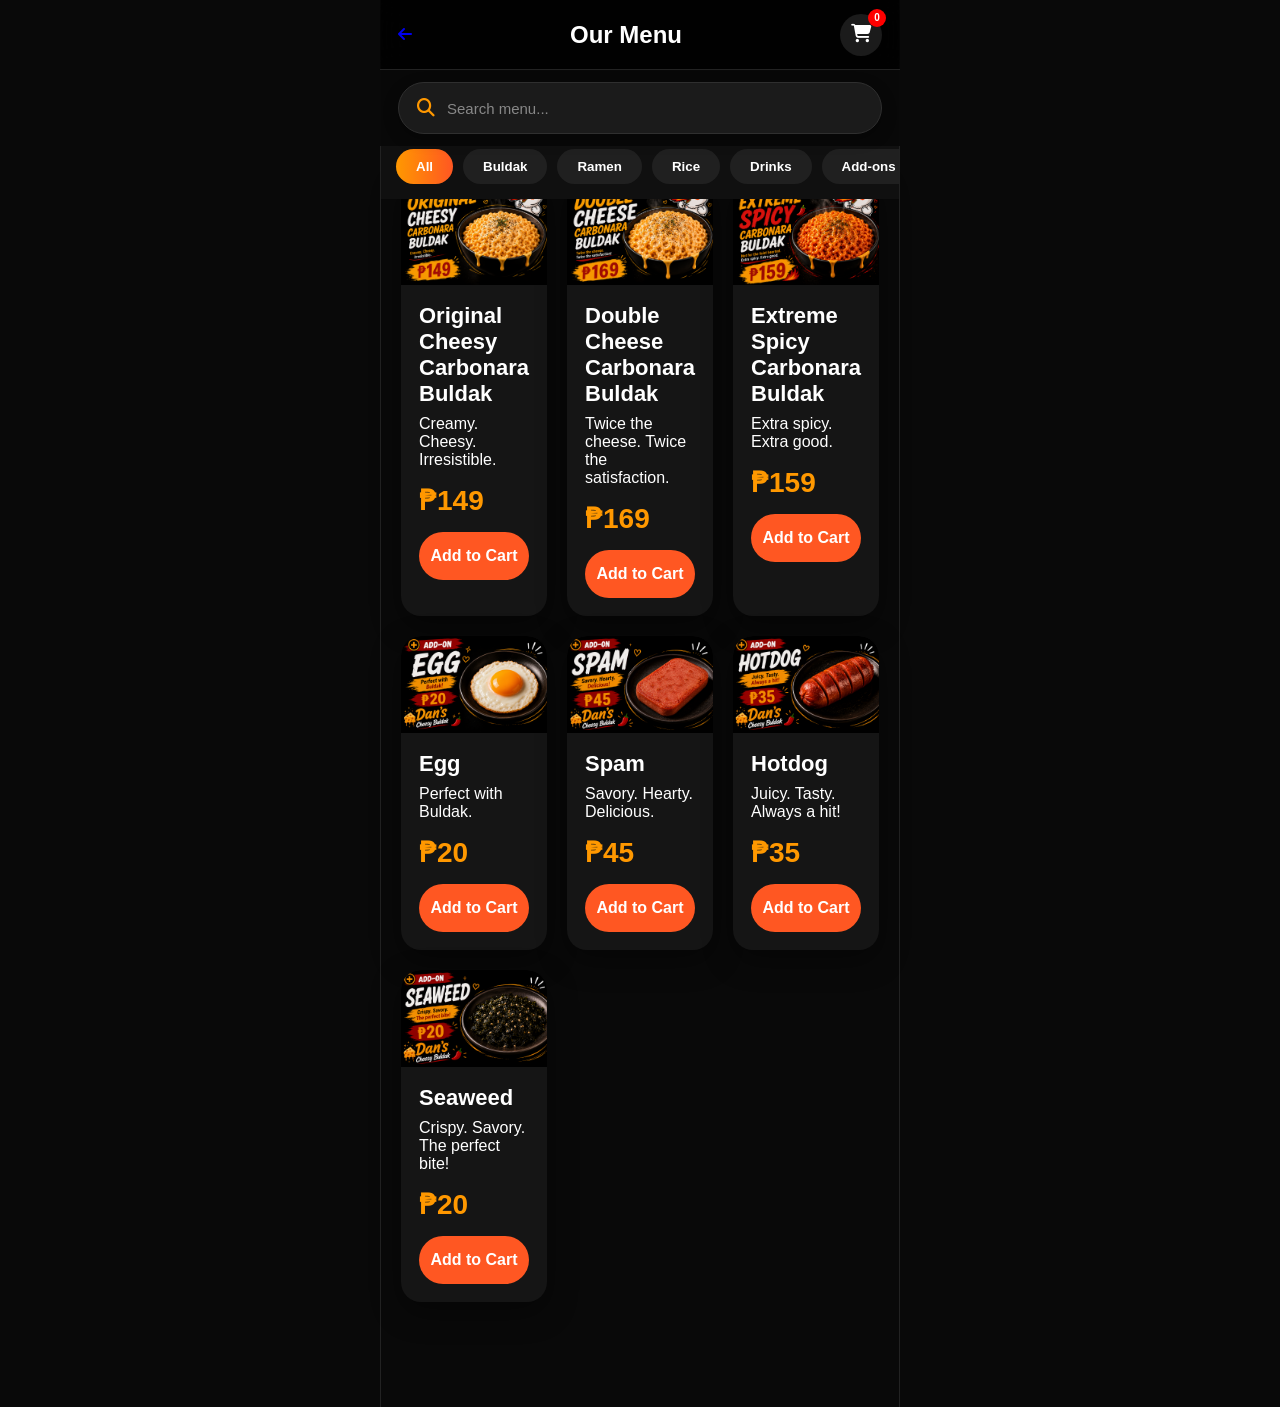
<file: menu.html>
<!DOCTYPE html>
<html lang="en">

<head>

<meta charset="UTF-8">

<meta name="viewport"
content="width=device-width, initial-scale=1.0">

<title>Menu | Dan's Cheesy Buldak</title>

<link rel="stylesheet"
href="assets/css/style.css">

<link rel="stylesheet"
href="https://cdnjs.cloudflare.com/ajax/libs/font-awesome/6.7.2/css/all.min.css">

</head>

<body>

<!--=========================
HEADER
==========================-->

<header>

<a href="index.html" class="back-btn">

<i class="fa-solid fa-arrow-left"></i>

</a>

<h2>Our Menu</h2>

<div class="header-icons">

<button id="cartBtn">

<i class="fa-solid fa-cart-shopping"></i>

<span class="badge" id="cartBadge">0</span>

</button>

</div>

</header>

<!--=========================
SEARCH
==========================-->

<section class="search-section">

<div class="search-box">

<i class="fa-solid fa-magnifying-glass"></i>

<input
type="search"
id="searchInput"
placeholder="Search menu...">

</div>

</section>

<!--=========================
CATEGORY
==========================-->

<section class="categories">

<button class="active"
data-category="all">

All

</button>

<button
data-category="buldak">

Buldak

</button>

<button
data-category="ramen">

Ramen

</button>

<button
data-category="rice">

Rice

</button>

<button
data-category="drinks">

Drinks

</button>

<button
data-category="addons">

Add-ons

</button>

</section>

<!--=========================
PRODUCT LIST
==========================-->

<section class="menu-products">

<div
class="product-grid"
id="productGrid">

</div>

</section>

<script src="assets/js/menu.js"></script>

</body>

</html>
</file>
<file: assets/css/style.css>
/* ==========================================================
   DAN'S CHEESY BULDAK
   STYLE.CSS
   Version : 1.0
   Mobile First
==========================================================*/
:root{

--primary:#ff9800;
--secondary:#ff5722;
--danger:#e53935;
--dark:#090909;
--dark2:#141414;
--light:#ffffff;
--gray:#bdbdbd;
--border:#292929;

--radius:18px;

--shadow:0 10px 30px rgba(0,0,0,.40);

}

/*==========================
RESET
==========================*/

*{

margin:0;
padding:0;
box-sizing:border-box;

}

html{

scroll-behavior:smooth;

}

body{

font-family:'Poppins',sans-serif;

background:var(--dark);

color:#fff;

overflow-x:hidden;

padding-bottom:85px;

}

/*==========================
HEADER
==========================*/

header{

position:fixed;

top:0;

left:50%;

transform:translateX(-50%);

width:100%;

max-width:520px;

height:70px;

background:rgba(0,0,0,.80);

backdrop-filter:blur(15px);

display:flex;

justify-content:space-between;

align-items:center;

padding:0 18px;

z-index:999;

border-bottom:1px solid #222;

}

.logo{

display:flex;

align-items:center;

}

.logo img{

height:50px;

width:auto;

display:block;

}

.header-icons{

display:flex;

gap:12px;

}

.header-icons button{

width:42px;

height:42px;

border:none;

background:#1b1b1b;

border-radius:50%;

color:#fff;

font-size:18px;

cursor:pointer;

position:relative;

}

.badge{

position:absolute;

top:-5px;

right:-4px;

width:18px;

height:18px;

border-radius:50%;

background:red;

display:flex;

justify-content:center;

align-items:center;

font-size:10px;

font-weight:bold;

}
/*==========================
SEARCH BAR
==========================*/

.search-section{

position:fixed;

top:70px;

left:50%;

transform:translateX(-50%);

width:100%;

max-width:520px;

padding:12px 18px;

background:rgba(9,9,9,.95);

backdrop-filter:blur(12px);

z-index:998;

}
.search-box{

display:flex;

align-items:center;

height:52px;

background:#1b1b1b;

border:1px solid #2f2f2f;

border-radius:50px;

padding:0 18px;

box-shadow:0 5px 15px rgba(0,0,0,.30);

}

.search-box i{

color:#ff9800;

font-size:18px;

margin-right:12px;

}

.search-box input{

flex:1;

background:none;

border:none;

outline:none;

font-size:15px;

font-family:'Poppins',sans-serif;

color:#fff;

}

.search-box input::placeholder{

color:#888;

}
/*==========================
HERO SLIDER
==========================*/

.hero{

position:relative;

margin-top:134px;

width:100vw;

margin-left:calc(50% - 50vw);

margin-right:calc(50% - 50vw);

height:calc(100vh - 134px);

min-height:calc(100vh - 134px);

overflow:hidden;

border-radius:0;

}

.hero-slider{

width:100%;

height:100%;

position:relative;

overflow:hidden;

}
.hero-slide{

position:absolute;

top:0;

left:0;

width:100%;

height:100%;

opacity:0;

transition:opacity .6s ease;

}

.hero-slide.active{

opacity:1;

z-index:2;

}

.hero-slide img{

width:100%;

height:100%;

object-fit:cover;

object-position:center center;

display:block;

}
.hero-overlay{

position:absolute;

inset:0;

background:linear-gradient(

to top,

rgba(0,0,0,.90),

rgba(0,0,0,.20),

rgba(0,0,0,.05)

);

}

.hero-content{

position:absolute;

left:25px;

right:25px;

bottom:70px;

z-index:5;

}

.hero-tag{

display:inline-block;

background:#ff9800;

color:#fff;

padding:8px 18px;

border-radius:50px;

font-size:13px;

font-weight:700;

margin-bottom:18px;

}

.hero-content h1{

font-size:42px;

font-weight:800;

line-height:1.05;

margin-bottom:15px;

}

.hero-content p{

font-size:16px;

color:#f2f2f2;

margin-bottom:22px;

}

.slider-dots{

position:absolute;

left:0;

right:0;

bottom:18px;

display:flex;

justify-content:center;

gap:10px;

z-index:20;

}

.dot{

width:10px;

height:10px;

border-radius:50%;

background:rgba(255,255,255,.45);

transition:.3s;

}

.dot.active{

width:28px;

border-radius:20px;

background:#ff9800;

}
/*==========================
BUTTON
==========================*/

.btn{

display:inline-flex;

justify-content:center;

align-items:center;

padding:15px 28px;

background:linear-gradient(90deg,#ff9800,#ff5722);

color:#fff;

text-decoration:none;

border-radius:50px;

font-weight:700;

box-shadow:var(--shadow);

transition:.3s;

}

.btn:hover{

transform:translateY(-3px);

}

/*==========================
CATEGORY
==========================*/

.categories{

position:sticky;

top:134px;

z-index:50;

background:#101010;

display:flex;

overflow-x:auto;

gap:10px;

padding:15px;

scrollbar-width:none;

}

.categories::-webkit-scrollbar{

display:none;

}

.categories button{

flex:none;

padding:10px 20px;

border:none;

border-radius:50px;

background:#202020;

color:#fff;

font-weight:600;

cursor:pointer;

}

.categories .active{

background:linear-gradient(90deg,#ff9800,#ff5722);

}

/*==========================
SECTION
==========================*/

section{

padding:30px 20px 20px;

}
.hero{

padding:0;

}
/*==========================
MENU PRODUCTS
==========================*/

.menu-products{

margin-top:60px;

}
section h2{

font-size:28px;

margin-bottom:20px;

}

/*==========================
PRODUCT GRID
==========================*/

.product-grid{

display:grid;

grid-template-columns:1fr;

gap:20px;

padding-top:20px;

}
/*==========================
PRODUCT CARD
==========================*/

.product-card{

background:#151515;

border-radius:20px;

overflow:hidden;

box-shadow:var(--shadow);

}

.product-card img{

width:100%;

display:block;

}

.product-info{

padding:18px;

}

.product-info h3{

font-size:22px;

margin-bottom:8px;

}

.price{

font-size:28px;

font-weight:700;

color:#ff9800;

margin:15px 0;

}

.add-cart{

width:100%;

height:48px;

border:none;

border-radius:50px;

background:#ff5722;

color:#fff;

font-size:16px;

font-weight:700;

cursor:pointer;

}

/*==========================
BUILD YOUR OWN BOWL
==========================*/

.builder{

background:linear-gradient(135deg,#ff9800,#ff5722);

border-radius:25px;

margin:20px;

}

.builder h2{

color:#fff;

}

.builder p{

margin:15px 0;

}

/*==========================
PROMO
==========================*/

.promo-slider{

display:flex;

overflow:auto;

gap:15px;

scroll-snap-type:x mandatory;

}

.promo-card{

min-width:280px;

height:170px;

background:#1f1f1f;

border-radius:20px;

scroll-snap-align:start;

}

/*==========================
MAP
==========================*/

#map{

width:100%;

height:250px;

border-radius:20px;

background:#222;

}

/*==========================
BOTTOM NAVIGATION
==========================*/

.bottom-nav{

position:fixed;

left:50%;

transform:translateX(-50%);

bottom:0;

width:100%;

max-width:520px;

height:72px;

background:#0d0d0d;

display:flex;

justify-content:space-around;

align-items:center;

border-top:1px solid #222;

padding-bottom:env(safe-area-inset-bottom);

z-index:999;

}
.bottom-nav a{

display:flex;

flex-direction:column;

align-items:center;

gap:4px;

text-decoration:none;

color:#999;

font-size:12px;

font-weight:600;

}

.bottom-nav a i{

font-size:22px;

}

.bottom-nav .active{

color:#ff9800;

}

/*==========================
TABLET
==========================*/

@media(min-width:768px){

.product-grid{

grid-template-columns:repeat(2,1fr);

}

.hero h1{

font-size:65px;

}

}

/*==========================
DESKTOP
==========================*/

@media(min-width:1200px){

.product-grid{

grid-template-columns:repeat(3,1fr);

}

.hero{

height:calc(100vh - 134px);

min-height:calc(100vh - 134px);

}
.hero h1{

font-size:90px;

}

body{

max-width:520px;

margin:auto;

background:#090909;

min-height:100vh;

border-left:1px solid #222;

border-right:1px solid #222;

}

}
.toast{

position:fixed;

left:50%;

bottom:100px;

transform:translateX(-50%);

background:#ff9800;

color:#fff;

padding:12px 24px;

border-radius:50px;

font-weight:600;

opacity:0;

transition:.3s;

z-index:9999;

}

.toast.show{

opacity:1;

bottom:120px;

}
</file>
